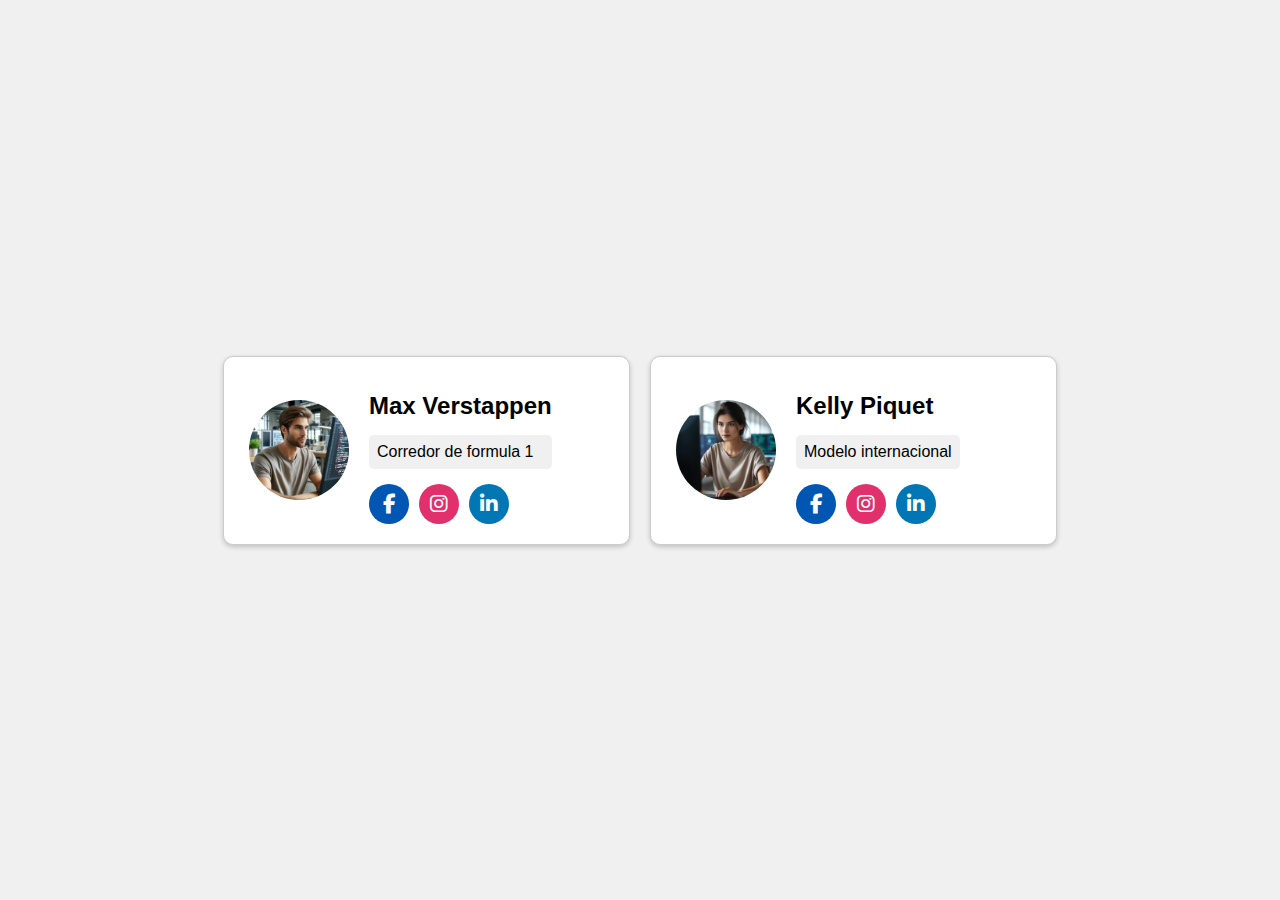
<file: cards_usuarios/index.html>
<!DOCTYPE html>
<html lang="en">
<head>
    <meta charset="UTF-8">
    <meta name="viewport" content="width=device-width, initial-scale=1.0">
    <title>Document</title>
    <link rel="stylesheet" href="css/style.css">
     <link
      rel="stylesheet"
      href="https://cdnjs.cloudflare.com/ajax/libs/font-awesome/6.1.1/css/all.min.css"
    />
</head>
<body>
   <div class="card-container">
     <div class="user-card">
  <img src="img/user_a.webp" alt="Max" class="user-image">
  <div class="user-info">
    <h2>Max Verstappen</h2>
    <p>Corredor de formula 1</p>
    <div class="social-links">
      <a href="#" class="social-icon facebook">
        <i class="fab fa-facebook-f"></i>
      </a>
      <a href="#" class="social-icon instagram">
        <i class="fab fa-instagram"></i>
      </a>
      <a href="#" class="social-icon linkedin">
        <i class="fab fa-linkedin-in"></i>
      </a>
    </div>
  </div>
</div>

          <div class="user-card">
  <img src="img/user_b.webp" alt="Kelly" class="user-image">
  <div class="user-info">
    <h2>Kelly Piquet</h2>
    <p>Modelo internacional</p>
    <div class="social-links">
      <a href="#" class="social-icon facebook">
        <i class="fab fa-facebook-f"></i>
      </a>
      <a href="#" class="social-icon instagram">
        <i class="fab fa-instagram"></i>
      </a>
      <a href="#" class="social-icon linkedin">
        <i class="fab fa-linkedin-in"></i>
      </a>
    </div>
  </div>
</div>
    </div>
   </div>
    
</body>
</html>
</file>
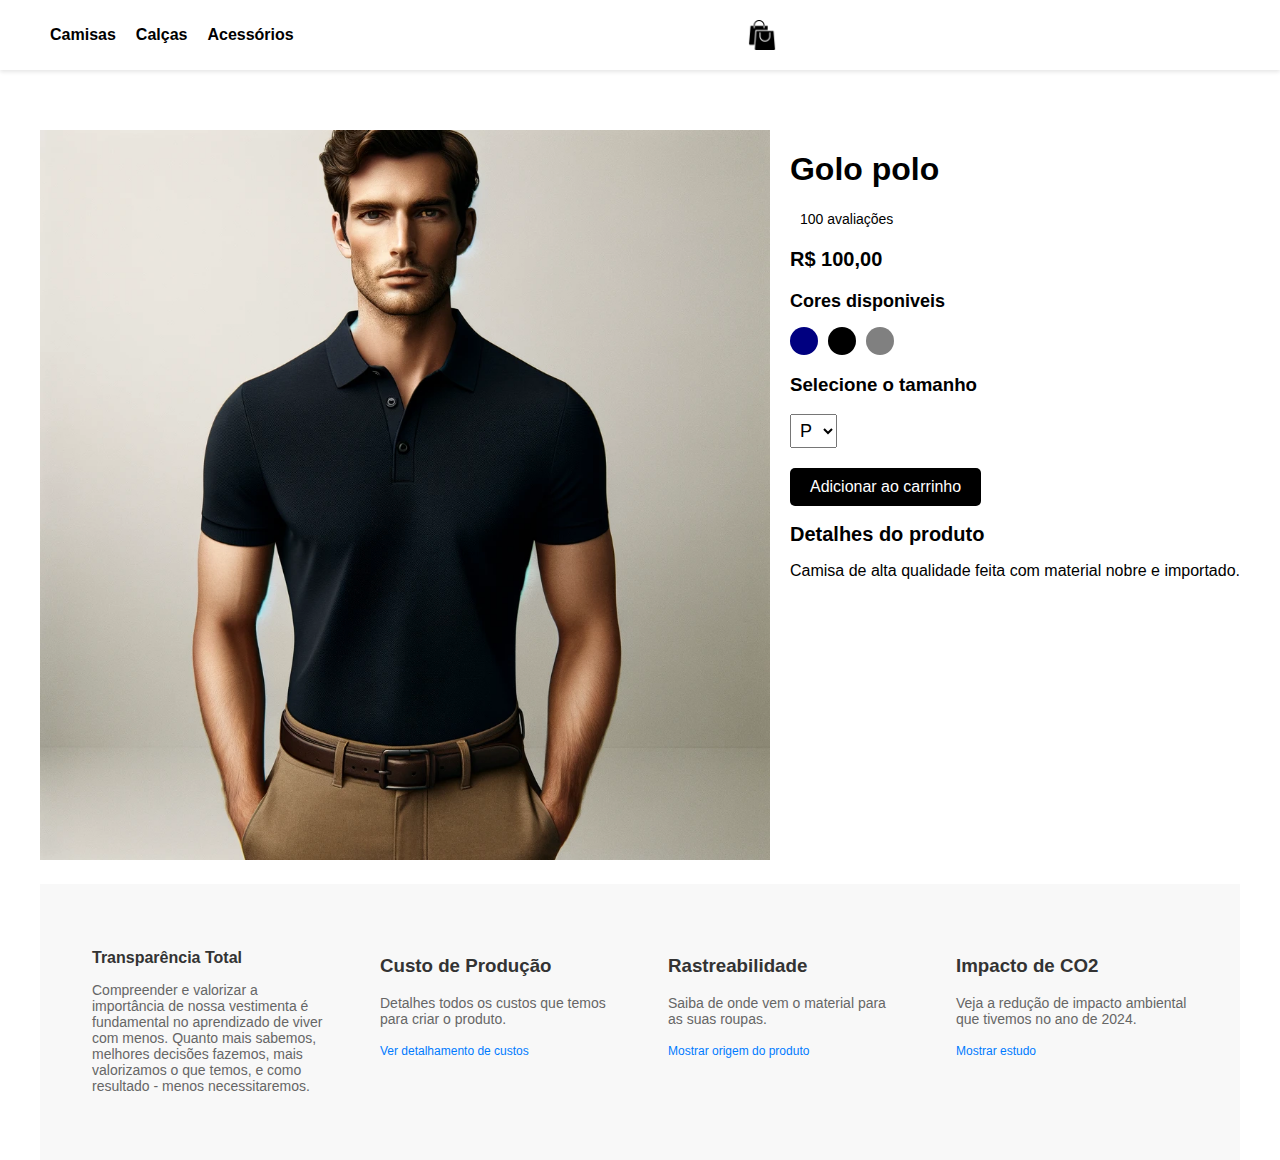
<file: E-commerce/index.html>
<!DOCTYPE html>
<html lang="en">
<head>
    <meta charset="UTF-8">
    <meta name="viewport" content="width=device-width, initial-scale=1.0">
    <title>Pagina de produto</title>
    <link rel="stylesheet" href="css/style.css">
    <link
      rel="stylesheet"
      href="https://cdnjs.cloudflare.com/ajax/libs/font-awesome/6.5.2/css/all.min.css"
      integrity="sha512-SnH5WK+bZxgPHs44uWIX+LLJAJ9/2PkPKZ5QiAj6Ta86w+fsb2TkcmfRyVX3pBnMFcV7oQPJkl9QevSCWr3W6A=="
      crossorigin="anonymous"
      referrerpolicy="no-referrer"
    />
</head>
<body>
    <!-- cabeçalho -->
    <header class="header">
    <div class="nav-container">
        <nav>
            <ul class="nav-links">
                <li><a href="#">Camisas</a></li>
                <li><a href="#">Calças</a></li>
                <li><a href="#">Acessórios</a></li>
            </ul>
        </nav>
        <img id="logo"src="img/logo.png" alt="Nosso logo">
        <div class="header-icons">
            <div class="icon search-icon">
                <i class="fas fa-search"></i>

                <div class="icon search-icon">
                <i class="fas fa-shopping-cart"></i>
            </div>
            </div>
        </div>
    </div>
    </header>
    <!-- detalhes produtos -->
        <div class="product-container">

        <div class="product-img">
            <img src="img/produto.webp" alt="Camisd">
        </div>

        <div class="product-detail">

         <h1 class="product-title">Golo polo</h1>

         <div class="product-meta">
            <div class="product-rating-and-reviews">
                <div class="product-rating">
                    <i class="fas fa-star"></i>
                    <i class="fas fa-star"></i>
                    <i class="fas fa-star"></i>
                    <i class="fas fa-star"></i>
                    <i class="fas fa-star"></i>
                    <span class="reviews-count">100 avaliações</span>
                </div>
            </div>
              <p class="product-price">R$ 100,00</p>

         <div class="product-colors">
            <h3>Cores disponiveis</h3>
            <ul class="color-list">
                <li class="color-option" data-color="Dark navy"></li>
                <li class="color-option" data-color="Black"></li>
                <li class="color-option" data-color="Grey"></li>
            </ul>
         </div>
         <div class="product-sizes">
            <h3>Selecione o tamanho</h3>
            <select name="select" id="size-select">
                <option value="small">P</option>
                <option value="medium">M</option>
                <option value="large">G</option>
            </select>
         </div>
         <button class="add-to-cart-btn">Adicionar ao carrinho</button>
         </div>
       
         <div class="product-description">
          <h2>Detalhes do produto</h2>
          <p>Camisa de alta qualidade feita com material nobre e importado.</p>
         </div>
        </div>
        </div>
    <!-- Parte inferior produto -->
    <div class="transparency-section">
      <div class="transparency-box">
        <h2>Transparência Total</h2>
        <p>
          Compreender e valorizar a importância de nossa vestimenta é
          fundamental no aprendizado de viver com menos. Quanto mais sabemos,
          melhores decisões fazemos, mais valorizamos o que temos, e como
          resultado - menos necessitaremos.
        </p>
      </div>
      <div class="transparency-box">
        <h3>Custo de Produção</h3>
        <p>Detalhes todos os custos que temos para criar o produto.</p>
        <a href="#">Ver detalhamento de custos</a>
      </div>
      <div class="transparency-box">
        <h3>Rastreabilidade</h3>
        <p>Saiba de onde vem o material para as suas roupas.</p>
        <a href="#">Mostrar origem do produto</a>
      </div>
      <div class="transparency-box">
        <h3>Impacto de CO2</h3>
        <p>Veja a redução de impacto ambiental que tivemos no ano de 2024.</p>
        <a href="#">Mostrar estudo</a>
      </div>
    </div>
</body>
</html>
</file>
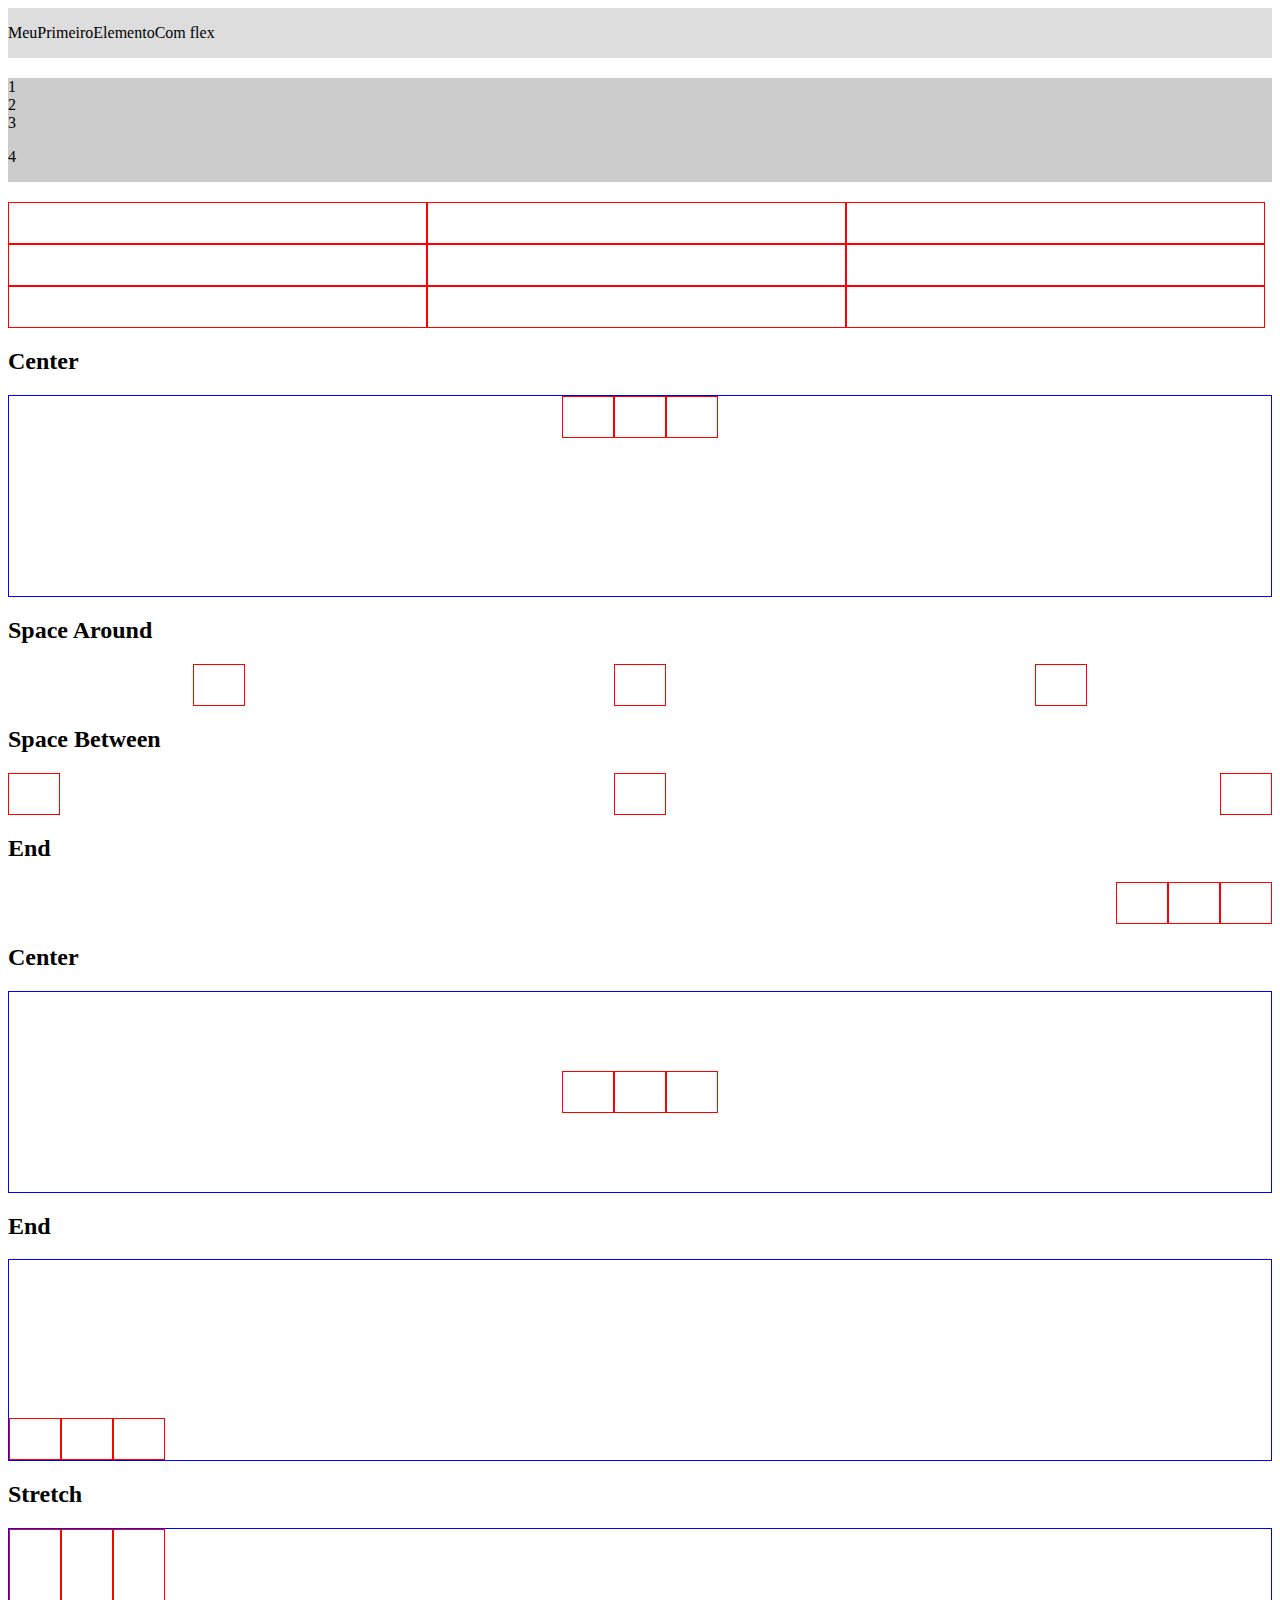
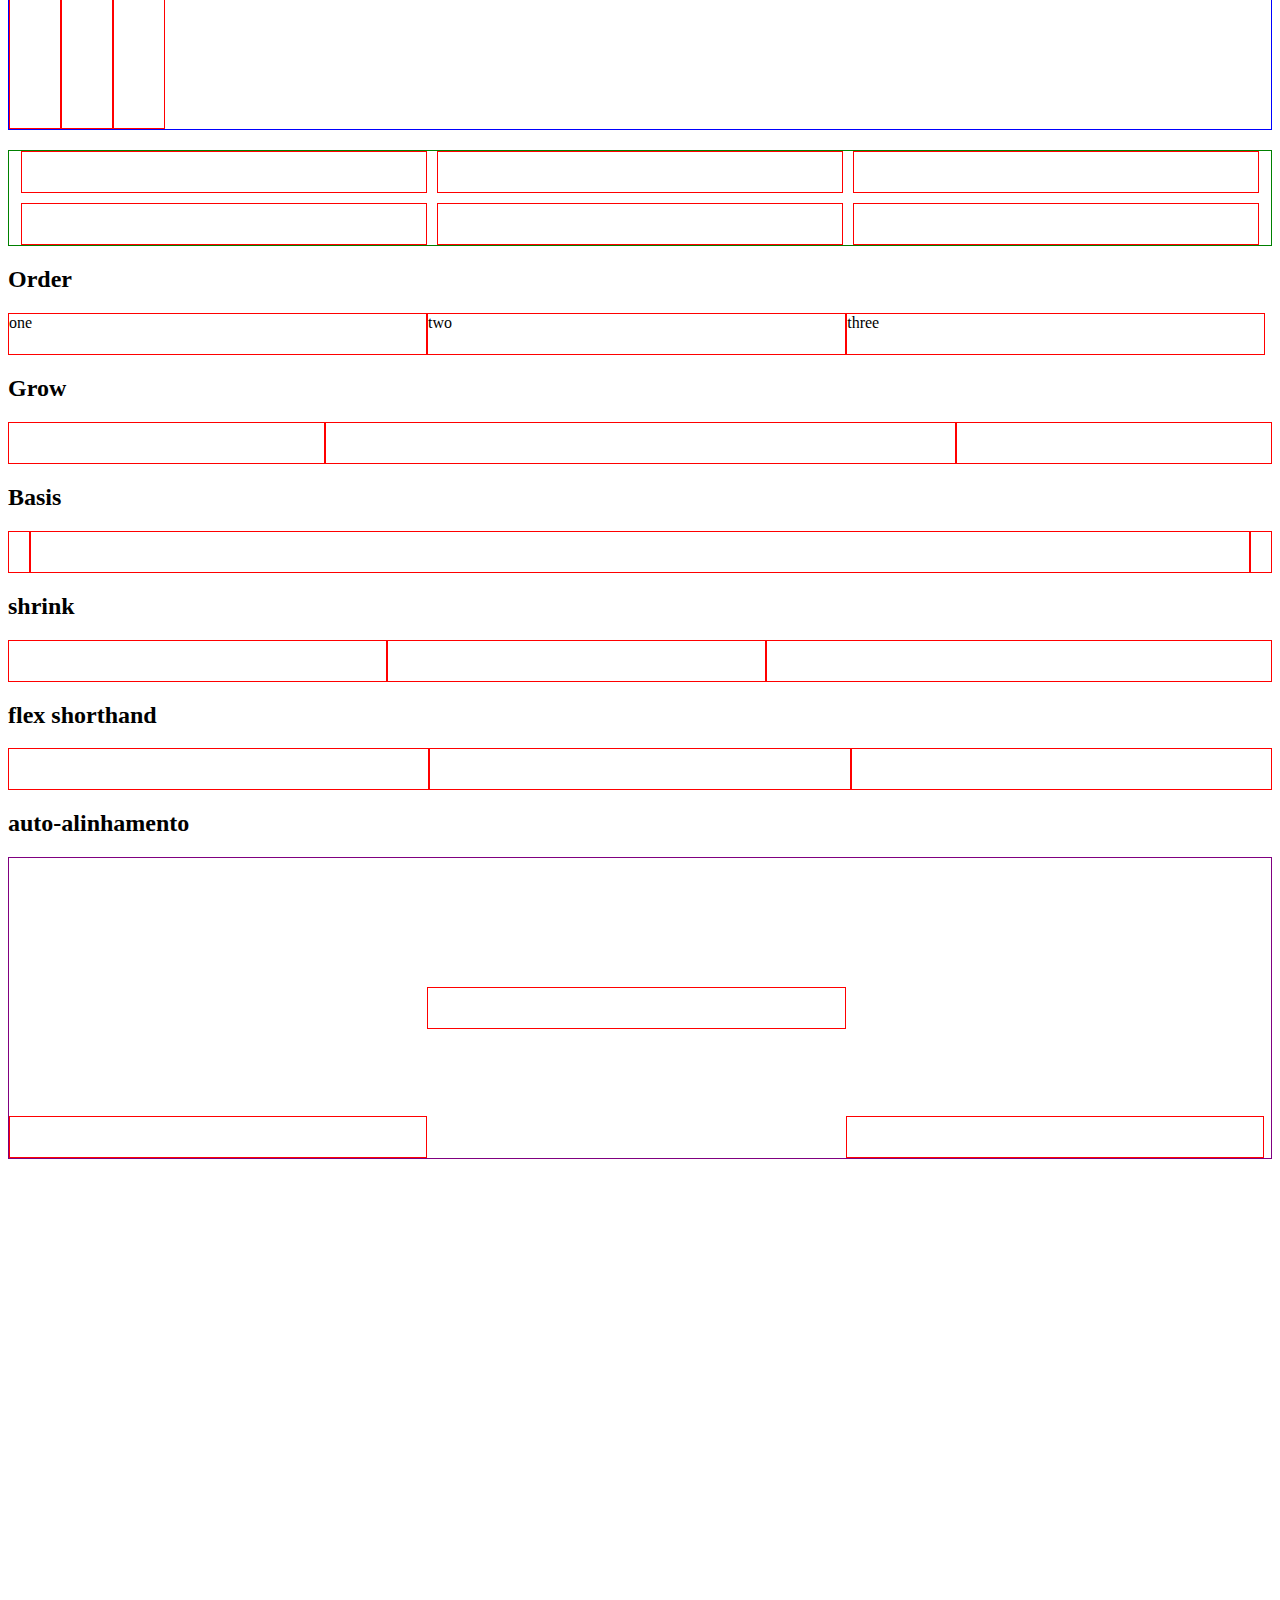
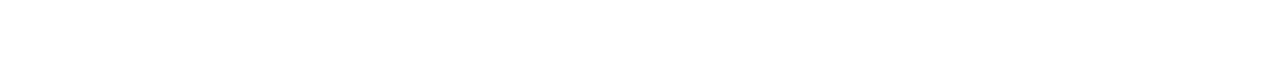
<file: Flexbox/index.html>
<!DOCTYPE html>
<html lang="en">
  <head>
    <meta charset="UTF-8" />
    <meta http-equiv="X-UA-Compatible" content="IE=edge" />
    <meta name="viewport" content="width=device-width, initial-scale=1.0" />
    <title>Flexbox</title>
    <link rel="stylesheet" href="css/style.css">
  </head>
  <body>
    <!-- 1 - flex -->
    <div class="flex">
      <p>Meu</p>
      <p>Primeiro</p>
      <p>Elemento</p>
      <p>Com flex</p>
    </div>
    <!-- 2 - column -->
    <div class="flex-column">
      <span>1</span>
      <span>2</span>
      <span>3</span>
      <p>4</p>
    </div>

    <!-- 3 - wrap -->
    <div class="wrap">
      <div class="box"></div>
      <div class="box"></div>
      <div class="box"></div>
      <div class="box"></div>
      <div class="box"></div>
      <div class="box"></div>
      <div class="box"></div>
      <div class="box"></div>
      <div class="box"></div>
    </div>

    <!-- 4 - justify content -->
    <h2>Center</h2>
    <div class="center">
      <div class="box"></div>
      <div class="box"></div>
      <div class="box"></div>
    </div>

    <h2>Space Around</h2>
    <div class="space-around">
      <div class="box"></div>
      <div class="box"></div>
      <div class="box"></div>
    </div>

    <h2>Space Between</h2>
    <div class="space-between">
      <div class="box"></div>
      <div class="box"></div>
      <div class="box"></div>
    </div>

    <h2>End</h2>
    <div class="end">
      <div class="box"></div>
      <div class="box"></div>
      <div class="box"></div>
    </div>

    <!-- 5 - align items -->
    <h2>Center</h2>
    <div class="align-center">
      <div class="box"></div>
      <div class="box"></div>
      <div class="box"></div>
    </div>

    <h2>End</h2>
    <div class="flex-end">
      <div class="box"></div>
      <div class="box"></div>
      <div class="box"></div>
    </div>

    <h2>Stretch</h2>
    <div class="stretch">
      <div class="box"></div>
      <div class="box"></div>
      <div class="box"></div>
    </div>

    <!-- 6 Gap -->
   <div class="gap">
    <div class="box"></div>
    <div class="box"></div>
    <div class="box"></div>
    <div class="box"></div>
    <div class="box"></div>
    <div class="box"></div>
     </div>

     <!-- 7 order -->
      <h2>Order</h2>
      <div class="order">
        <div class="box" id="three">three</div>
        <div class="box" id="one">one</div>
        <div class="box" id="two">two</div>
      </div>

      <!-- 8 grow -->
       <h2>Grow</h2>
       <div class="grow">
        <div class="box"></div>
        <div class="box big"></div>
        <div class="box"></div>
       </div>

       <!-- 9 Basis -->
        <h2>Basis</h2>
        <div class="basis">
          <div class="box"></div>
          <div class="box" id="big"></div>
          <div class="box"></div>
        </div>

        <!-- 10 shrink -->
         <h2>shrink</h2>
          <div class="shrink">
          <div class="box"></div>
          <div class="box small"></div>
          <div class="box big"></div>
        </div>

        <!-- 11 flex-shorthand -->
          <h2>flex shorthand</h2>
          <div class="shorthand">
          <div class="box"></div>
          <div class="box different"></div>
          <div class="box"></div>
        </div>

        <!-- 12 auto-alinhamento -->
           <h2>auto-alinhamento</h2>
          <div class="auto-aling">
          <div class="box"></div>
          <div class="box different"></div>
          <div class="box"></div>
        </div>
    </body>
</html>
</file>
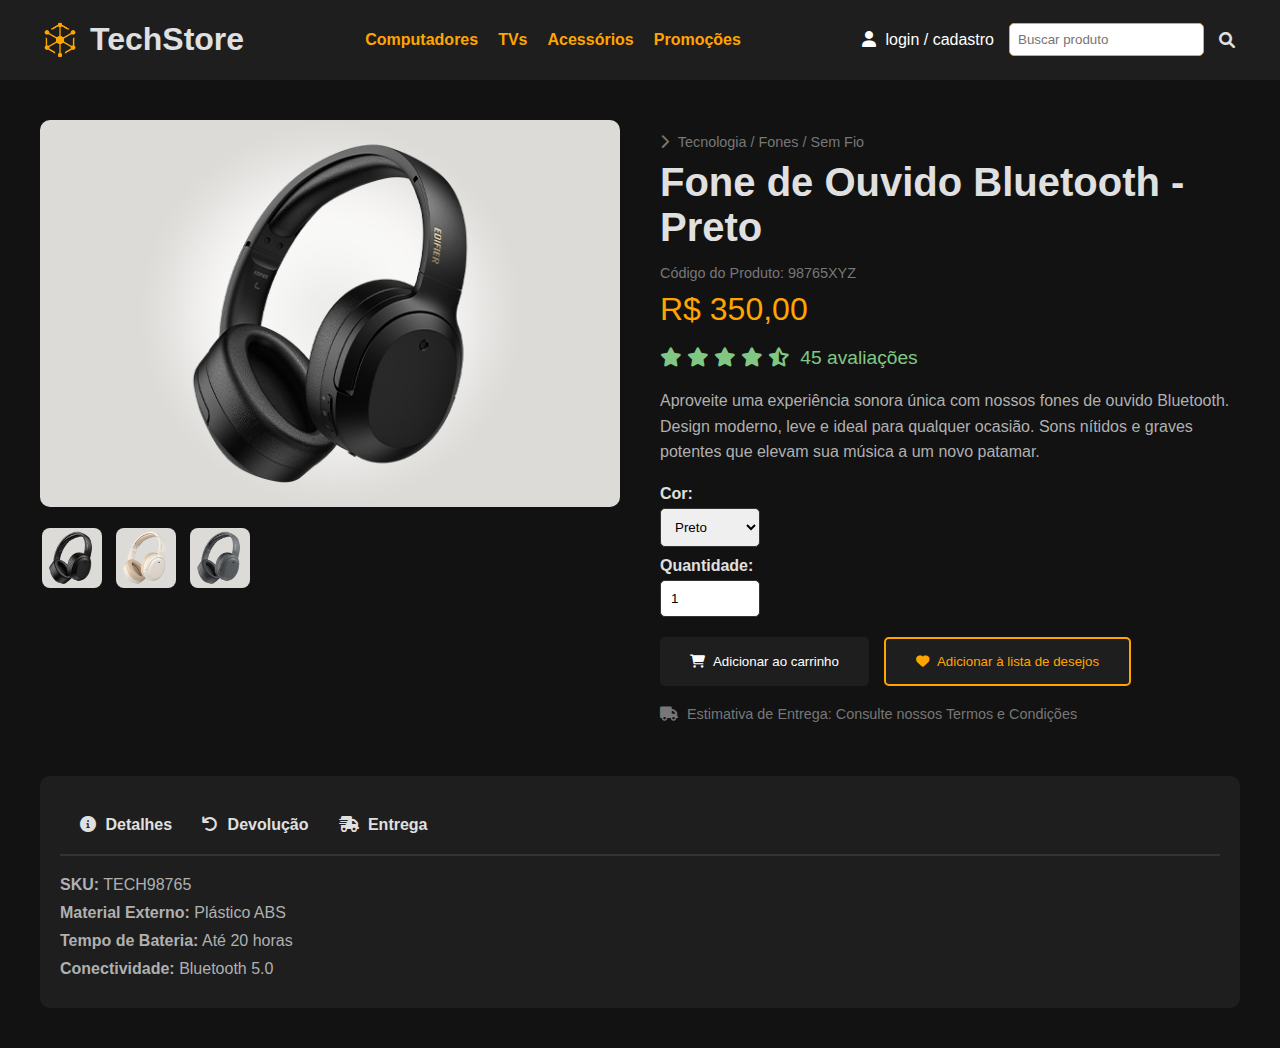
<file: Fone bluethooth/index.html>
<!DOCTYPE html>
<html lang="pt-br">
  <head>
    <meta charset="UTF-8" />
    <meta name="viewport" content="width=device-width, initial-scale=1.0" />
    <title>TechStore - Fone de Ouvido Bluetooth</title>
    <link rel="stylesheet" href="css/style.css" />
    <link
      rel="stylesheet"
      href="https://cdnjs.cloudflare.com/ajax/libs/font-awesome/6.0.0-beta3/css/all.min.css"
    />
  </head>
  <body>
    <header>
      <div class="top-bar">
        <div class="logo">
          <img src="img/logo.png" alt="Logo Hora de Codar" />
          <h1>TechStore</h1>
        </div>
        <nav class="nav">
          <a href="#">Computadores</a>
          <a href="#">TVs</a>
          <a href="#">Acessórios</a>
          <a href="#">Promoções</a>
        </nav>
        <div class="user-options">
          <a href="#"><i class="fas fa-user"></i> login / cadastro</a>
          <input type="text" placeholder="Buscar produto" />
          <i class="fas fa-search"></i>
        </div>
      </div>
    </header>
    <main class="container">
      <div class="product-details">
        <div class="product-gallery">
          <img src="img/fone_destaque.png" alt="Fone de Ouvido Bluetooth" />
          <div class="gallery-thumbnails">
            <img src="img/fone1.png" alt="Fone de Ouvido - Detalhe 1" />
            <img src="img/fone2.png" alt="Fone de Ouvido - Detalhe 2" />
            <img src="img/fone3.png" alt="Fone de Ouvido - Detalhe 3" />
          </div>
        </div>
        <div class="product-info">
          <p class="product-path">
            <i class="fas fa-chevron-right"></i> Tecnologia / Fones / Sem Fio
          </p>
          <h2>Fone de Ouvido Bluetooth - Preto</h2>
          <p class="product-code">Código do Produto: 98765XYZ</p>
          <p class="price">R$ 350,00</p>
          <p class="rating">
            <i class="fas fa-star"></i><i class="fas fa-star"></i
            ><i class="fas fa-star"></i><i class="fas fa-star"></i
            ><i class="fas fa-star-half-alt"></i> 45 avaliações
          </p>
          <p class="product-description">
            Aproveite uma experiência sonora única com nossos fones de ouvido
            Bluetooth. Design moderno, leve e ideal para qualquer ocasião. Sons
            nítidos e graves potentes que elevam sua música a um novo patamar.
          </p>
          <div class="product-options">
            <label for="color">Cor:</label>
            <select id="color">
              <option>Preto</option>
              <option>Branco</option>
              <option>Azul</option>
            </select>
            <label for="quantity">Quantidade:</label>
            <input type="number" id="quantity" value="1" />
          </div>
          <div class="buttons">
            <button class="add-to-cart">
              <i class="fas fa-shopping-cart"></i> Adicionar ao carrinho
            </button>
            <button class="add-to-wishlist">
              <i class="fas fa-heart"></i> Adicionar à lista de desejos
            </button>
          </div>
          <p class="delivery">
            <i class="fas fa-truck"></i> Estimativa de Entrega: Consulte nossos
            Termos e Condições
          </p>
        </div>
      </div>
      <div class="product-specs">
        <ul class="tabs">
          <li><i class="fas fa-info-circle"></i> Detalhes</li>
          <li><i class="fas fa-undo"></i> Devolução</li>
          <li><i class="fas fa-shipping-fast"></i> Entrega</li>
        </ul>
        <div class="specs-content">
          <div>
            <p><strong>SKU:</strong> TECH98765</p>
            <p><strong>Material Externo:</strong> Plástico ABS</p>
            <p><strong>Tempo de Bateria:</strong> Até 20 horas</p>
            <p><strong>Conectividade:</strong> Bluetooth 5.0</p>
          </div>
        </div>
      </div>
    </main>
  </body>
</html>
</file>
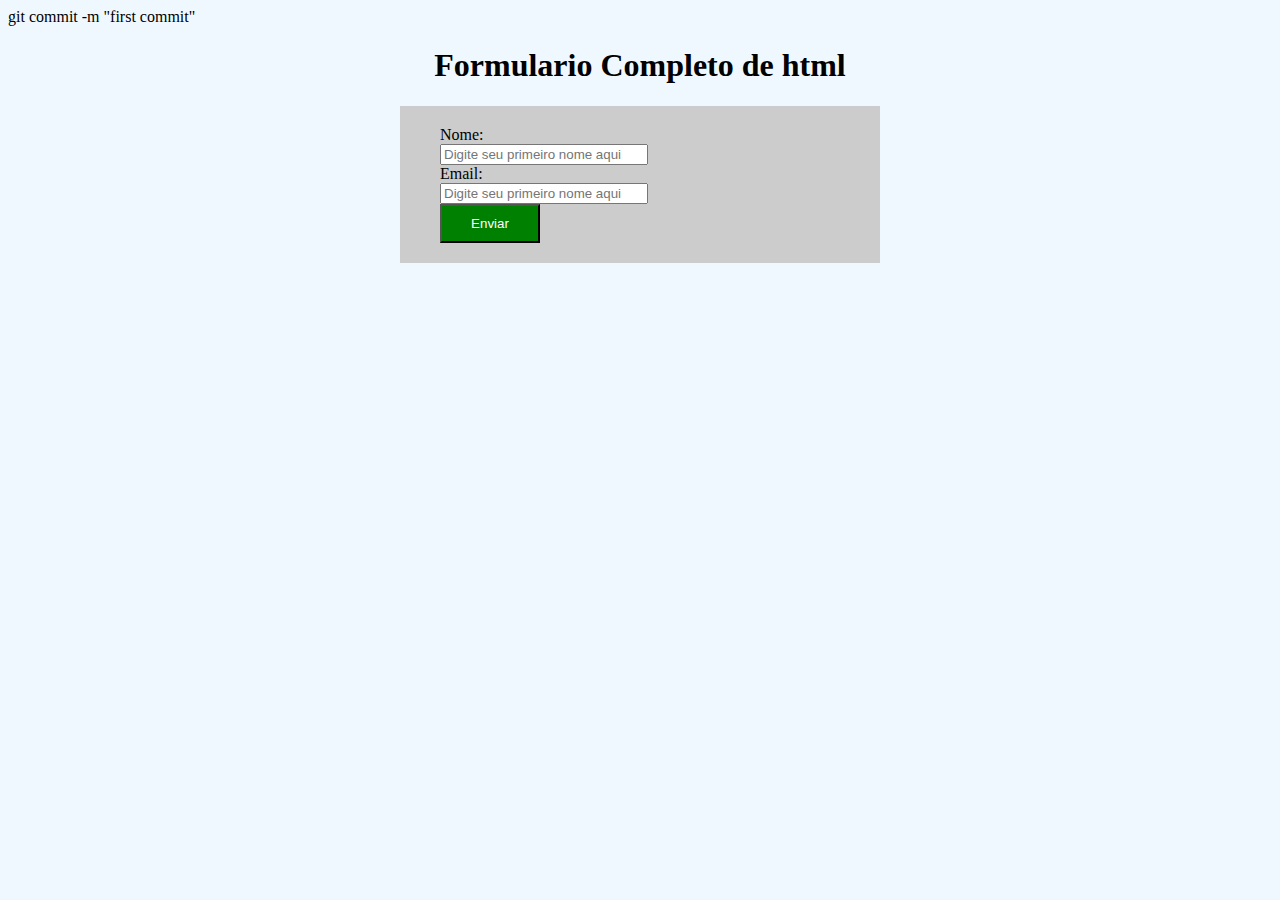
<file: form/index.html>
<!DOCTYPE html>
<html lang="en">
<head>
    <meta charset="UTF-8">
    <meta name="viewport" content="width=device-width, initial-scale=1.0">
    <title>Document</title>
    <link rel="stylesheet" href="css/style.css">git commit -m "first commit"
</head>
<body>
    <h1>Formulario Completo de html</h1>

    <!-- Criar o formulario -->
     <!-- action => para onde os dados vão -->
      <!-- method => como o form vai ser enviado -->
       <form action="/registro" method="post">
        <!-- inputs = entrada -->
         <label for="Nome:">Nome:</label>
         <input type="text" placeholder="Digite seu primeiro nome aqui" style="width: 200px;">

         <label for="Email:">Email:</label>
         <input type="Email" name="Email" placeholder="Digite seu primeiro nome aqui" style="width: 200px;">

         <!-- Botão de ação = submit -->
         <div>
             <button type="submit">Enviar</button>
            </div>
       </form>
</body>
</html>
</file>
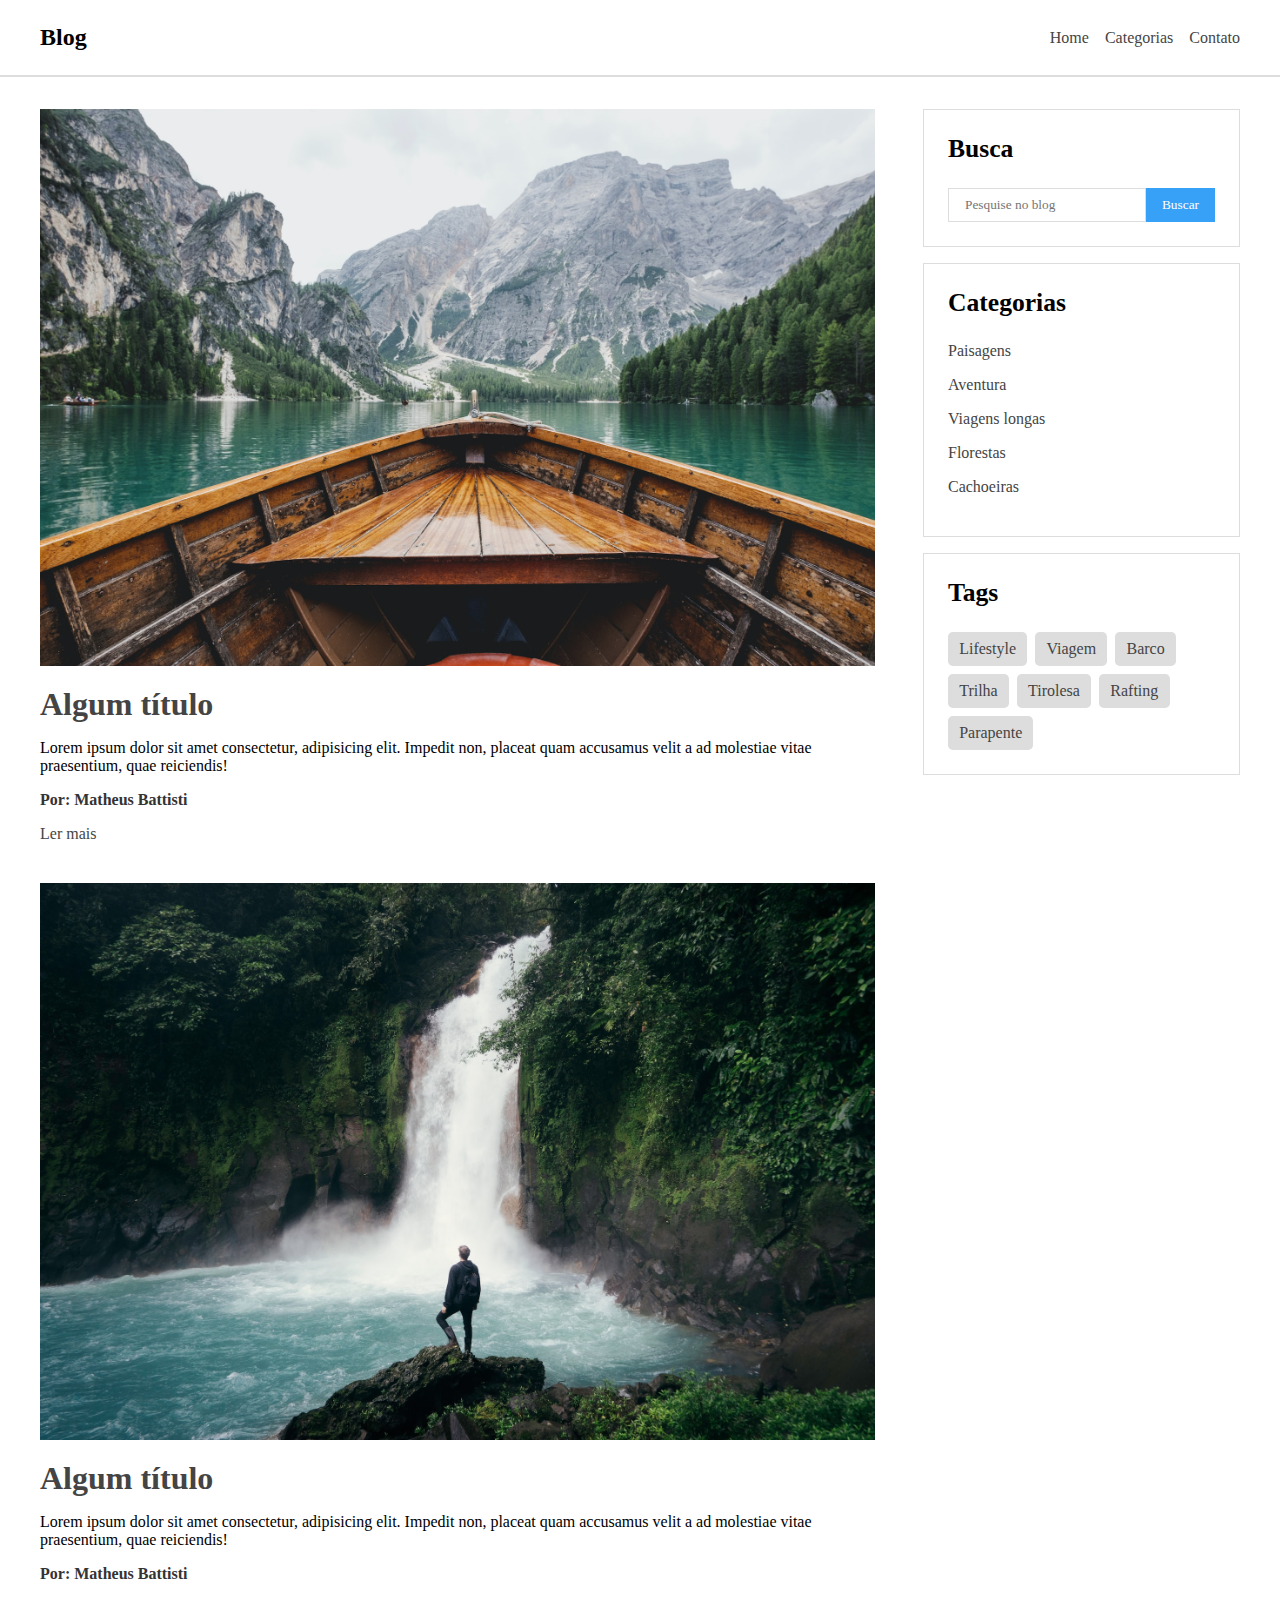
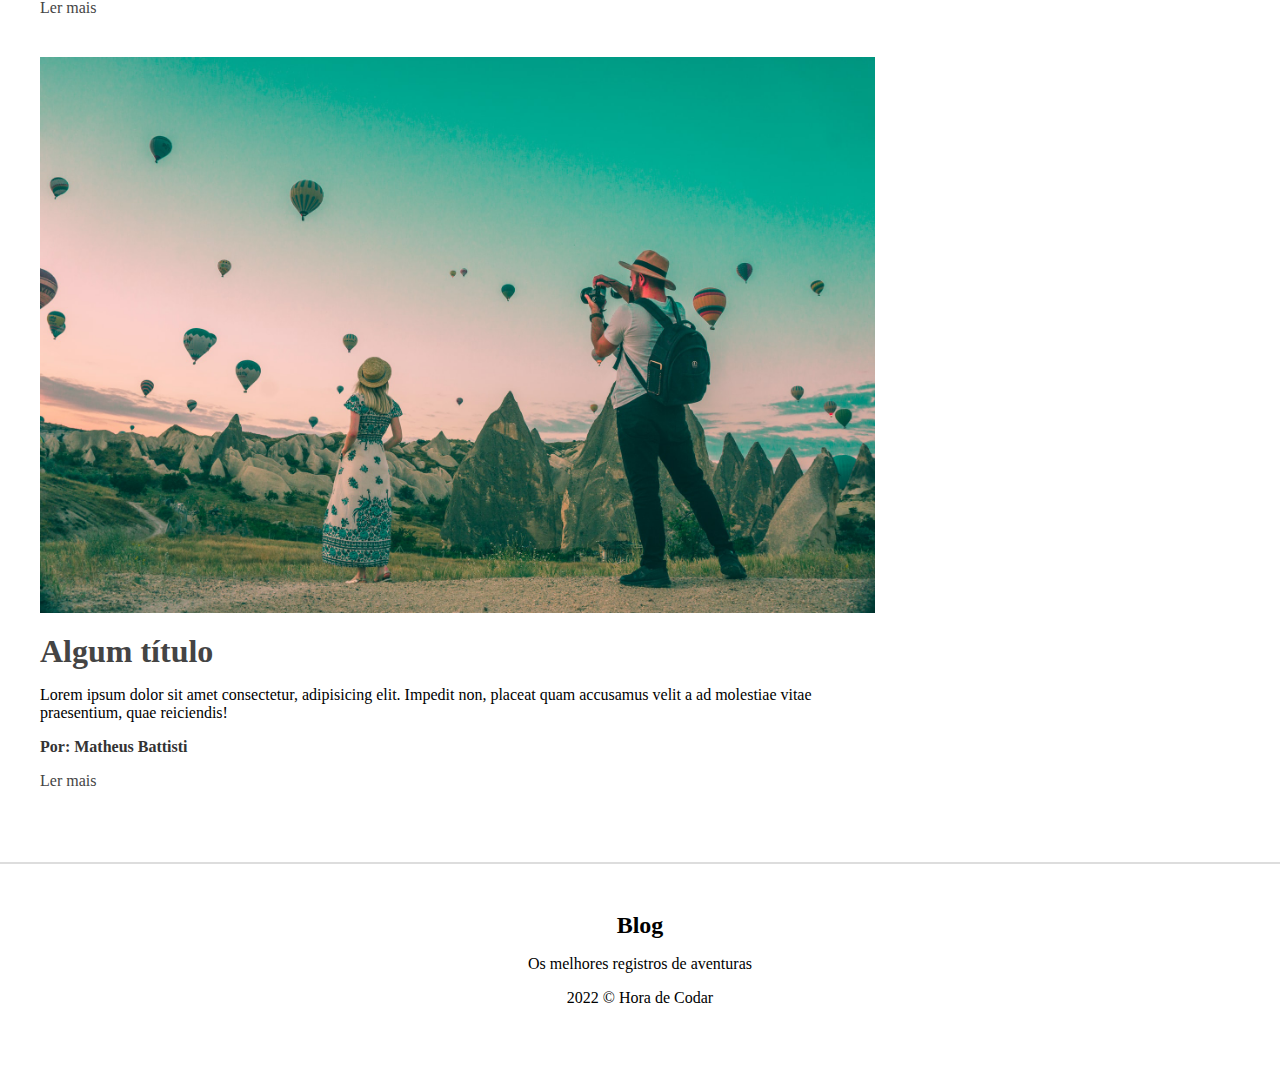
<file: HTML-semantico/index.html>
<!DOCTYPE html>
<html lang="en">
  <head>
    <meta charset="UTF-8" />
    <meta http-equiv="X-UA-Compatible" content="IE=edge" />
    <meta name="viewport" content="width=device-width, initial-scale=1.0" />
    <title>Blog Semântico</title>
   <link rel="stylesheet" href="css/style.css">
  </head>
  <body>
    <nav id="navbar">
      <div id="navbar-inner">
        <h2>Blog</h2>
        <ul id="nav-links">
          <li><a href="#">Home</a></li>
          <li><a href="#">Categorias</a></li>
          <li><a href="#">Contato</a></li>
        </ul>
      </div>
    </nav>
    <div class="container">
      <main id="posts-container">
        <article class="post">
          <img src="img/f1.jpg" alt="Passeio de barco" />
          <h3 class="title"><a href="#">Algum título</a></h3>
          <p class="description">
            Lorem ipsum dolor sit amet consectetur, adipisicing elit. Impedit
            non, placeat quam accusamus velit a ad molestiae vitae praesentium,
            quae reiciendis!
          </p>
          <p class="author">Por: Matheus Battisti</p>
          <a href="#">Ler mais</a>
        </article>
        <article class="post">
          <img src="img/f2.jpg" alt="Cachoeira" />
          <h3 class="title"><a href="#">Algum título</a></h3>
          <p class="description">
            Lorem ipsum dolor sit amet consectetur, adipisicing elit. Impedit
            non, placeat quam accusamus velit a ad molestiae vitae praesentium,
            quae reiciendis!
          </p>
          <p class="author">Por: Matheus Battisti</p>
          <a href="#">Ler mais</a>
        </article>
        <article class="post">
          <img src="img/f3.jpg" alt="Balões" />
          <h3 class="title"><a href="#">Algum título</a></h3>
          <p class="description">
            Lorem ipsum dolor sit amet consectetur, adipisicing elit. Impedit
            non, placeat quam accusamus velit a ad molestiae vitae praesentium,
            quae reiciendis!
          </p>
          <p class="author">Por: Matheus Battisti</p>
          <a href="#">Ler mais</a>
        </article>
      </main>
      <aside id="sidebar">
        <section id="search-bar">
          <h4>Busca</h4>
          <form>
            <input type="text" placeholder="Pesquise no blog" />
            <input type="submit" value="Buscar" />
          </form>
        </section>
        <section id="categories">
          <h4>Categorias</h4>
          <nav>
            <ul>
              <li><a href="#">Paisagens</a></li>
              <li><a href="#">Aventura</a></li>
              <li><a href="#">Viagens longas</a></li>
              <li><a href="#">Florestas</a></li>
              <li><a href="#">Cachoeiras</a></li>
            </ul>
          </nav>
        </section>
        <section id="tags">
          <h4>Tags</h4>
          <div id="tags-container">
            <a href="#">Lifestyle</a>
            <a href="#">Viagem</a>
            <a href="#">Barco</a>
            <a href="#">Trilha</a>
            <a href="#">Tirolesa</a>
            <a href="#">Rafting</a>
            <a href="#">Parapente</a>
          </div>
        </section>
      </aside>
    </div>
    <footer id="footer">
      <h2>Blog</h2>
      <p>Os melhores registros de aventuras</p>
      <p>2022 © Hora de Codar</p>
    </footer>
  </body>
</html>
</file>
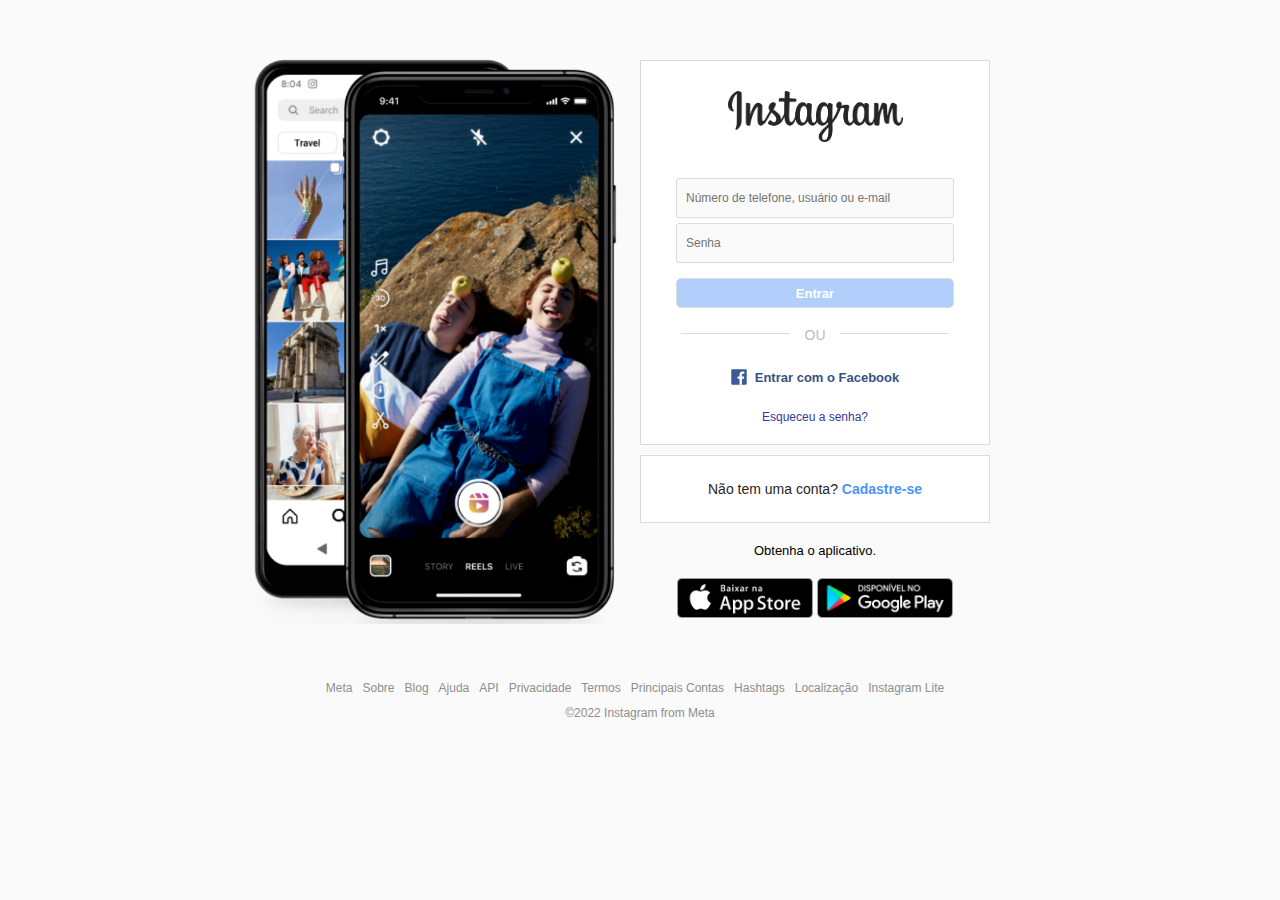
<file: Instagram/index.html>
<!DOCTYPE html>
<html lang="en">
  <head>
    <meta charset="UTF-8" />
    <meta http-equiv="X-UA-Compatible" content="IE=edge" />
    <meta name="viewport" content="width=device-width, initial-scale=1.0" />
    <title>Instagram</title>
    <link rel="stylesheet" href="css/style.css" />
    <link rel="shortcut icon" href="img/favicon.png.crdownloadgit branch -M main" type="image/x-icon">
  </head>
  <body>
    <main>
      <div id="main-container">
        <!-- Banner Container -->
        <div id="banner-container">
          <img src="img/banner2.png.crdownload" alt="Crie uma conta no Instagram" />
        </div>
        <!-- Login e Registro -->
        <div id="form-container">
          <div id="form-box">
            <img id="logo-insta" src="img/logo_instagram.png.crdownload" alt="Instagram" />
            <form id="login-form">
              <input
                type="text"
                name="username"
                placeholder="Número de telefone, usuário ou e-mail"
              />
              <input type="password" name="password" placeholder="Senha" />
              <input type="submit" value="Entrar" />
            </form>
            <div class="separator">
              <div class="line"></div>
              <span>Ou</span>
            </div>
            <div id="other-links">
              <div id="facebook-login">
                <a href="#">
                  <img src="img/logo_facebook.svg" alt="Facebook Login" />
                  <span>Entrar com o Facebook</span>
                </a>
              </div>
              <div id="forgot-pass">
                <a href="#">Esqueceu a senha?</a>
              </div>
            </div>
          </div>
          <div id="register-container">
            <p>Não tem uma conta? <a href="#">Cadastre-se</a></p>
          </div>

          <div id="get-app-container">
            <p>Obtenha o aplicativo.</p>
            <a href="#">
              <img src="img/apple_btn.png.crdownload" alt="Apple Store" />
            </a>
            <a href="#">
              <img src="img/gplay_btn.png.crdownload" alt="Google Play" />
            </a>
          </div>

        </div>
      </div>
    </main>
    <footer>
      <nav>
        <ul id="footer-links">
          <li><a href="#">Meta</a></li>
          <li><a href="#">Sobre</a></li>
          <li><a href="#">Blog</a></li>
          <li><a href="#">Ajuda</a></li>
          <li><a href="#">API</a></li>
          <li><a href="#">Privacidade</a></li>
          <li><a href="#">Termos</a></li>
          <li><a href="#">Principais Contas</a></li>
          <li><a href="#">Hashtags</a></li>
          <li><a href="#">Localização</a></li>
          <li><a href="#">Instagram Lite</a></li>
        </ul>
      </nav>
      <p id="copyright">&copy;2022 Instagram from Meta</p>
    </footer>
  </body>
</html>
</file>
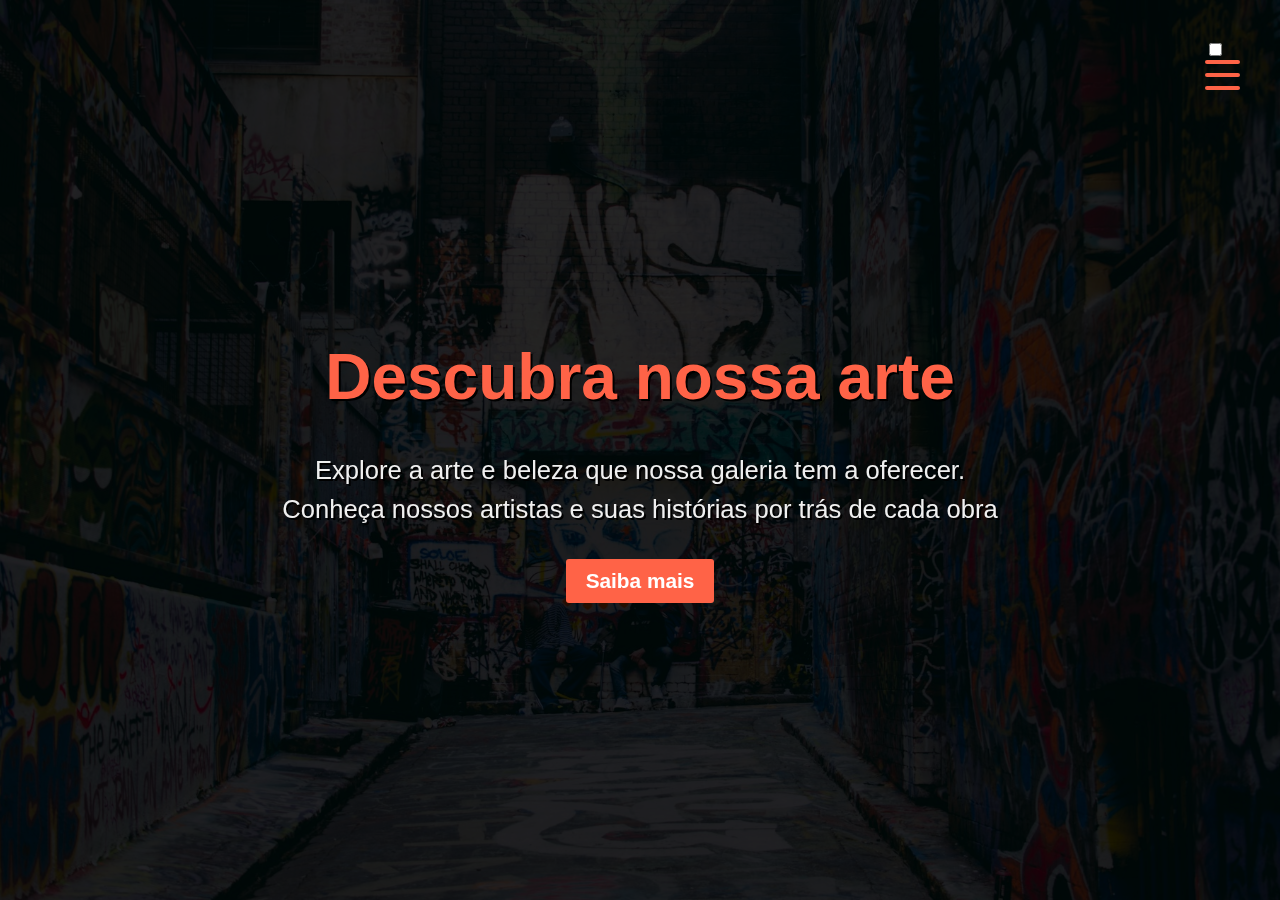
<file: Menu_Hamburgue/index.html>
<!DOCTYPE html>
<html lang="en">
<head>
    <meta charset="UTF-8">
    <meta name="viewport" content="width=device-width, initial-scale=1.0">
    <title>Menu hamburguer</title>
    <link rel="stylesheet" href="css/style.css">
</head>
<body>
   <div class="background">

    <div class="background-overlay">

    </div>
   </div>
    <div class="menu-hamburguer">
        <input type="checkbox" id="menu-toglle">
        <label for="menu-toglle" class="menu-icon">
            <div class="linha"></div>
            <div class="linha"></div>
            <div class="linha"></div>
        </label>
         <div class="overlay">
        <nav class="menu">
            <ul>
                <li>
                    <a href="#">Inicio</a>
                </li>
                 <li>
                    <a href="#">Galeria</a>
                </li>
                 <li>
                    <a href="#">Equipe</a>
                     <li>
                    <a href="#">Contato</a>
                </li>
                </li>
            </ul>
        </nav>
    </div>
    </div>
   
    <div class="conteudo">
        <h1>Descubra nossa arte</h1>
        <p>Explore a arte e beleza que nossa galeria tem a oferecer.</p>
        <p>Conheça nossos artistas e suas histórias por trás de cada obra</p>
        <button class="leia-mais">Saiba mais</button>
    </div>
</body>
</html>
</file>
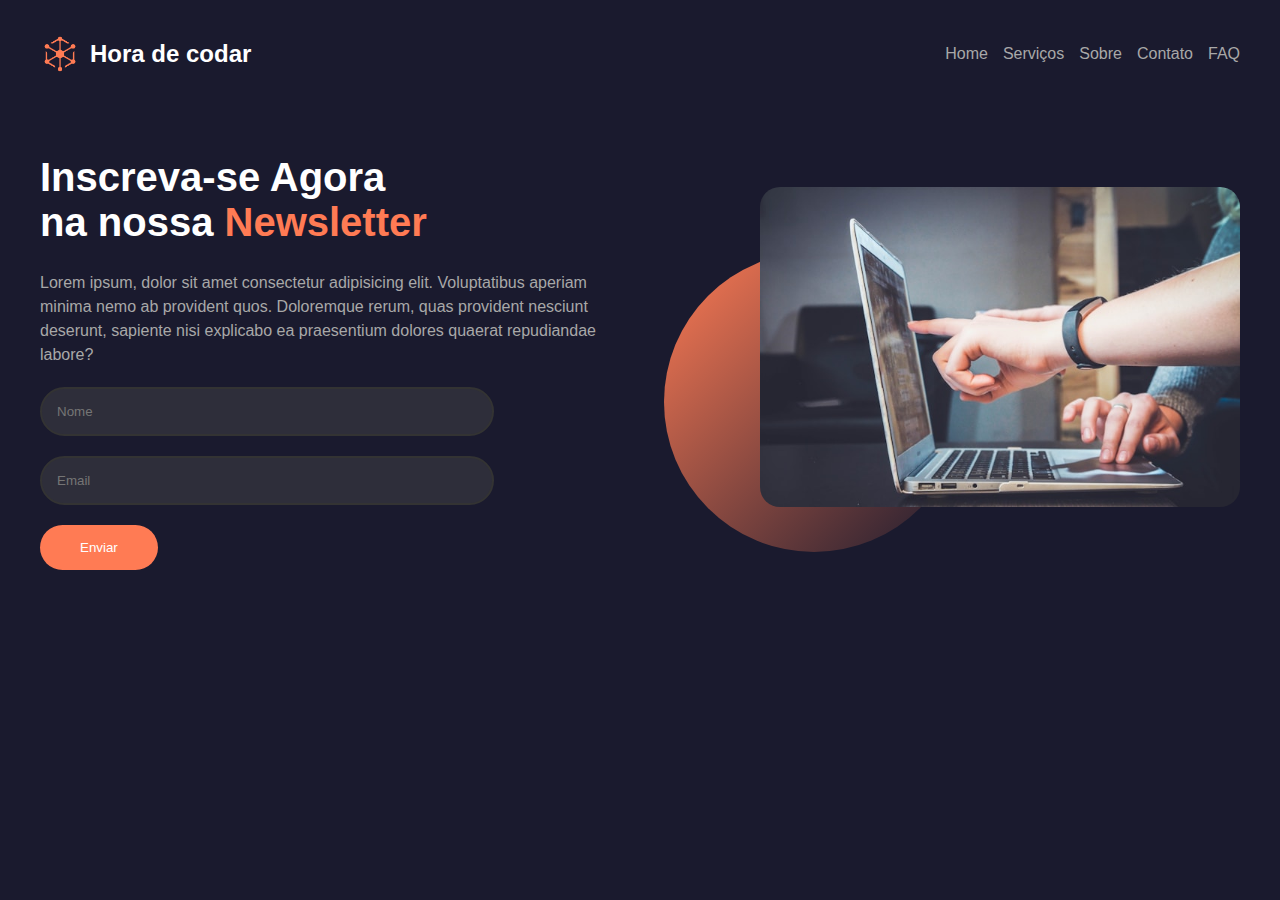
<file: pagina de inscrição/css/index.html>
<!DOCTYPE html>
<html lang="en">
  <head>
    <meta charset="UTF-8" />
    <meta name="viewport" content="width=device-width, initial-scale=1.0" />
    <title>Pagina de inscrição</title>
    <link rel="stylesheet" href="css/style.css" />
  </head>
  <body>
    <header class="container">
      <div class="logo">
        <img src="img/logo.png" alt="Logo Hora de codar" />
        <h2>Hora de codar</h2>
      </div>
      <nav class="nav">
        <a href="#">Home</a>
        <a href="#">Serviços</a>
        <a href="#">Sobre</a>
        <a href="#">Contato</a>
        <a href="#">FAQ</a>
      </nav>
    </header>
    <main class="container">
      <div class="content">
        <h1>Inscreva-se Agora <br />na nossa <span>Newsletter</span></h1>
        <p>
          Lorem ipsum, dolor sit amet consectetur adipisicing elit. Voluptatibus
          aperiam minima nemo ab provident quos. Doloremque rerum, quas
          provident nesciunt deserunt, sapiente nisi explicabo ea praesentium
          dolores quaerat repudiandae labore?
        </p>
        <form>
            <div class="form-group">
                <input type="text" placeholder="Nome">
            </div>
            <div class="form-group">
                <input type="email" placeholder="Email">
            </div>
             <div class="form-group">
               <button type="submit">Enviar</button>
            </div>
        </form>
      </div>
      <div class="imagem-container">
          <div class="ellipse"></div>
          <img src="img/banner.jpg" alt="Banner user digitando">
      </div>
    </main>
  </body>
</html>
</file>
<file: cards_usuarios/css/style.css>
body,
html{
    background-color: #f0f0f0;
    height: 100%;
    margin: 0;
    display: flex;
    /* centralizado hor */
    justify-content: center;
    /* centralizado ver */
    align-items: center;
    font-family: helvetica;
}
.card-container{
    display: flex;
    justify-content: center;
  gap:20px
}
.user-card{
 display: flex;
 align-items: center;
 background-color: white;
 border: 1px solid #ccc;
 border-radius: 10px;
 box-shadow: 0 2px 5px rgba(0, 0, 0, 0.2 );
 padding: 10px 25px ;
min-width: 355px;
}
.user-image{
    width: 100px;
    height: 100px;
    border-radius: 50%;
    margin-right: 10px;
}
.user-info{
    padding: 10px;
}
.user-info p,
.user-info h2{
 margin: 15px 0;
}
.user-info p{
    background-color: #f0f0f0;
    padding: 8px;
    border-radius: 5px;
}
.social-links{
    display: flex;
    gap: 10px;
}
.social-icon{
    display: flex;
    align-items: center;
    justify-content: center;
    height: 40px;
    width: 40px;
    background-color: rgb(4, 8, 231);
    color: #fff;
    text-decoration: none;
    font-size: 20px;
    border-radius: 50%;
    transition: 0.4s;
}
.social-icon:hover{
    cursor: pointer;
    opacity: 0.7;
}
.facebook{
    background-color: #0056b3;
}
.instagram{
    background-color: #e1306c;
}
.linkedin{
    background-color: #0076b5;
}
</file>
<file: E-commerce/css/style.css>
body{
    margin: 0;
    font-family: helvetica;
}
 
/* cabeçalho */
.header{
    padding: 10px 50px;
    background-color: #fff;
    box-shadow: 0 2px 4px rgba(0,0,0, 0.1);
    margin-bottom: 40px;
}
.nav-container{
    max-width: 1200px;
    margin: 0 auto;
    display: flex;
    justify-content: space-between;
    align-items: center;
    padding: 10px 0;
}

.nav-links{
    list-style: none;
    display: flex;
    gap:20px;
    margin: 0;
    padding: 0;
}
.nav-links a{
    text-decoration: none;
    color: black;
    font-weight: bold;
    transition: 0.4s;
}
.nav-links a:hover,
.header-icons i:hover{
color: #ccc;
}
#logo{
    height: 30px;
}
.header-icons{
    display: flex;
    gap: 20px;
}
.header-icons i{
    transition: 0.4s;
    cursor: pointer;
}
/* body */
.product-container{
    display: flex;
    max-width: 1200px;
    margin: 0 auto;
    padding: 20px 0;
    gap: 20px;
}
.product-img{
    flex: 2;
}
.product-img img{
    max-width: 100%;
    height: auto;
}
.product-details{
    flex: 2;
}
.product-tile{
    font-size: 24px;
    margin-bottom: 10px;
}
.product-rating-and-reviews{
    display: flex;
    align-items: center;
    margin-bottom: 15px;
}
.product-rating i{
    color: #f8ce0b;
}
.reviews-count{
    margin-left: 10px;
    font-size: 14px;
}
.product-price{
    font-size: 20px;
    font-weight: bold;
    margin-bottom: 20px;
}
.product-colors h3{
    font-size: 18px;
    margin-bottom:15px;
}
.color-list{
    list-style: none;
    padding: 0;
    margin: 0;
    display: flex;
    gap: 10px;
}
.color-option{
    width: 24px;
    height: 24px;
    background-color: #ccc;
    border-radius: 50%;
    cursor: pointer;
    border: 2px solid transparent;
}
.color-option:hover{
    border-color: #ccc;
}
.color-option[data-color="Dark navy"]{
    background-color: #000080;
}
.color-option[data-color="Black"]{
    background-color: #000000;
}
.color-option[data-color="Grey"]{
    background-color: #808080;
}
.product-sizes{
    margin-bottom: 20px;
}
.product-sizes select{
    padding: 5px;
    font-size: 18px;
}
.add-to-cart-btn{
    background-color: #000;
    color: #fff;
    border: none;
    cursor: pointer;
    font-size: 16px;
    border-radius: 5px;
    padding: 10px 20px;
    transition: 0.4s;
}
.add-to-cart-btn:hover{
    background-color: #333;
}
.product-description h2{
    font-size: 20px;
    margin-bottom: 10px;
}

/* rodape */ 
.transparency-section {
  display: grid;
  grid-template-columns: repeat(4, 1fr);
  gap: 1em;
  max-width: 1200px;
  margin: auto;
  font-family: Arial, sans-serif;
  color: #333;
  background-color: #f8f8f8;
  padding: 2em;
  box-sizing: border-box;
}
.transparency-box{
    padding: 20px;
}
.transparency-box h2{
    margin-bottom: 15px;
    font-size: 16px;
    color: #333;
}
.transparency-box p{
    font-size: 14px;
    color: #666;
}
.transparency-box a{
    text-decoration: none;
    font-size: 12px;
    color:#007bff;
}
.transparency-box a:hover{
    text-decoration: underline;
}
</file>
<file: Flexbox/css/style.css>
body {
  padding-bottom: 500px;
}

/* 1 - flex */
.flex {
  display: flex;
  background-color: #ddd;
  margin-bottom: 20px;
}

/* 2 - flex column */
.flex-column {
  display: flex;
  flex-direction: column;
  background-color: #ccc;
  margin-bottom: 20px;
}

/* 3 - wrap */
.wrap {
  display: flex;
  flex-wrap: wrap;
  margin-bottom: 20px;
}

.box {
  height: 40px;
  width: 33%;
  border: 1px solid red;
}

/* 4 - justify content */
.center,
.space-around,
.space-between,
.end {
  display: flex;
  margin-bottom: 20px;
}

.center .box,
.space-around .box,
.space-between .box,
.end .box {
  width: 50px;
}

.center {
  justify-content: center;
}

.space-around {
  justify-content: space-around;
}

.space-between {
  justify-content: space-between;
}

.end {
  justify-content: end;
}

/* align items */
.center,
.align-center,
.flex-end,
.stretch {
  display: flex;
  margin-bottom: 20px;
  height: 200px;
  border: 1px solid blue;
}

.align-center .box,
.flex-end .box,
.stretch .box {
  width: 50px;
}
.align-center{
    align-items: center;
    justify-content: center;
}
.flex-end{
    align-items: flex-end;
}
.stretch{
    align-items: stretch;
}
.stretch .box{
    height: auto;
}

/* 6 Gap */
.gap{
  display: flex;
  justify-content: center;
  flex-wrap: wrap;
  border: 1px solid green;
  gap: 10px;
}
.gap .box{
  width: 32%;
}

/* 7 order */
.order{
  display: flex;
}
#one{
  order: 1;
}
#two{
  order: 2;
}
#three{
  order: 3;
}

/* 8 grow */
.grow{
  display: flex;
}
.grow .box{
  flex:1;
}
.grow .big{
  flex-grow: 2;
}

/* 9 Basis */
.basis{
  display: flex;
}
.basis .box{
  flex-basis: 20px;
}
.basis #big{
  flex-grow: 1;
}

/* shrink */
.shrink{
  display: flex;
}
.shrink .box{
  flex-grow: 1;
  flex-shrink: 1;
  flex-basis: 250px;
  width: auto;
}
.shrink .small{
  flex-shrink: 2;
}
.shrink .big{
  flex-grow: 2;
}

/* flex shorthand */
.shorthand{
  display: flex;
}
.shorthand .box{
  width: auto;
  flex: 1 1 50px;
}
.shorthand .diffent{
  flex: 3 1 400px;
}

/*  auto-alinhamento */
.auto-aling{
  height: 300px;
  display: flex;
  align-items: flex-end;
  border: 1px solid purple;
}
.auto-aling .different{
  align-self: center;
}
</file>
<file: Fone bluethooth/css/style.css>
/* Estilos Globais */
body {
  font-family: Arial, sans-serif;
  background-color: #121212;
  color: #e0e0e0;
  margin: 0;
  padding: 0;
}

i {
  margin-right: 5px;
}

input {
  box-sizing: border-box;
}

ul {
  padding: 0;
}

/* Header e Navegação */
header {
  background-color: #1e1e1e;
}

.top-bar {
  max-width: 1200px;
  margin: 0 auto;
  display: flex;
  align-items: center;
  justify-content: space-between;
}

.logo {
  display: flex;
  align-items: center;
  gap: 10px;
}

.logo img {
  width: 40px;
}

.nav {
  display: flex;
  gap: 20px;
}

.nav a {
  color: #ffa500;
  text-decoration: none;
  font-weight: bold;
  transition: color 0.3s;
}

.nav a:hover {
  color: #e69500;
}

/* Opções do Usuário */
.user-options {
  display: flex;
  align-items: center;
  gap: 15px;
}

.user-options a {
  color: #fff;
  text-decoration: none;
}

.user-options input[type="text"] {
  padding: 8px;
  border-radius: 5px;
  border: 1px solid #ffa500;
}

.icons span {
  font-size: 1.5rem;
  margin-left: 10px;
}

/* Container Principal */
.container {
  max-width: 1200px;
  margin: 20px auto;
  padding: 20px;
}

/* Detalhes do Produto */
.product-details {
  display: flex;
  gap: 40px;
}

.product-gallery {
  flex: 1;
}

.product-gallery img {
  width: 100%;
  border-radius: 10px;
}

.gallery-thumbnails {
  display: flex;
  gap: 10px;
  margin-top: 15px;
}

.gallery-thumbnails img {
  width: 60px;
  height: 60px;
  cursor: pointer;
  border: 2px solid transparent;
  transition: border 0.3s;
}

.gallery-thumbnails img:hover {
  border: 2px solid #ffa500;
}
.product-info{
    flex: 1;
}
.product-path,
.product-code{
    font-size: .9rem;
    color: #777;
    margin-bottom: 10px;
}
.product-info h2{
    color: #e0e0e0;
    font-size: 2.5rem;
    margin: 10px 0;
}
.price{
    font-size: 2rem;
    color :#ffa500;
     margin: 10px 0;
}
.rating{
    color: #81c784;
    font-size: 1.2rem;
}
.product-description{
    font-size: 1rem;
    line-height: 1.6;
    color: #b0b0b0;
    margin-bottom: 20px;
}
/* Options */
.product-options{
    margin: 20px 0;
}

#color ,
#quantity{
  width: 100px;
}
.product-options label{
    font-weight: bold;
    display: block;
    margin-top: 10px;
}

.product-options select, .product-options input{
    padding: 10px;
    margin-top: 5px;
    border: 1px solid #333;
    border-radius: 5px;
}
/* buttons */
.buttons{
    display: flex;
    gap: 15px;
}
.add-to-cart,
.add-to-wishlist{
  padding: 15px 30px;
  background-color: #1e1e1e;
  color: #fff;
  border: none;
  cursor: pointer;
  transition: 0.5s;
  border-radius: 5px;
}
.add-to-cart:hover{
    background-color: #388e3c;
}
.add-to-wishlist{
    border: 2px solid #ffa500;
    color: #ffa500;
}
.add-to-wishlist:hover{
    background-color: #1e1e1e;
    color: #fff;
}
.delivery{
    margin-top: 20px;
    color: #777;
    font-size: 0.9rem;
}

.product-specs{
    margin-top: 40px;
    background-color: #1e1e1e;
    padding: 20px;
    border-radius: 10px;
}
.tabs{
    display: flex;
    gap:30px;
    list-style-type: none;
    border-bottom: 2px solid #333;
    padding: 20px;
    margin-bottom: 20px;
    margin-top: 0;
}
.tabs li{
    font-weight: bold;
    cursor: pointer;/
    color: #777;
}
.specs-content p{
    color: #b0b0b0;
    font-size: 1rem;
    margin: 10px 0;
}

/* responsividade */
@media(max-width:1024px){
    .top-bar{
        flex-direction: column;
        gap: 15px;
        padding: 20px;
    }
    .logo h1{
        margin: 0;
    }
    .product-details{
        flex-direction: column;
    }
}
@media(max-width:425px){
    .top-bar{
        flex-direction: column;
        gap: 15px;
        padding: 20px;
    }
    .logo h1{
        margin: 0;
    }
    .product-details{
        flex-direction: column;
    }
    .buttons{
        flex-direction: column;
    }
    .tabs li{
        font-size: 0.8rem;
    }
}
</file>
<file: form/css/style.css>
body{
   background-color: aliceblue;
}
h1{
    text-align: center;    
}
form{
     margin: 0 auto;
    background-color: #ccc;
    width: 400px;
    padding: 20px 40px;
    display: flex;
    flex-direction: column;
    margin-bottom: 40px;
}
form input[type="submit"]{
    width: 200px;
}
button{
    width: 100px;
    padding: 10px 20px;
    background-color: green;
    color: #fff;
}
form input [type="text"]{
    border: none;
}
</file>
<file: HTML-semantico/css/style.css>
/* Geral */
* {
  padding: 0;
  margin: 0;
  font-family: Georgia;
}

ul {
  list-style: none;
}

a {
  text-decoration: none;
  color: #444;
  transition: 0.4s;
}

a:hover {
  color: #37a1f7;
}

/* Navbar */
#navbar {
  padding: 1.5rem 2.5rem;
  border-bottom: 2px solid #ddd;
}

#navbar-inner {
  display: flex;
  justify-content: space-between;
  align-items: center;
  max-width: 1200px;
  margin: 0 auto;
}

#nav-links {
  display: flex;
  gap: 1rem;
}

/* conteúdo principal */
.container {
  display: flex;
  padding: 2rem 2.5rem;
  gap: 3rem;
  max-width: 1200px;
  margin: 0 auto;
}

#posts-container {
  flex: 3 1 0;
}
.post{
    margin-bottom: 2.5rem;
}
.post img{
    width: 100%;
    margin-bottom: 1rem;
}
.title,
.description,
.author{
    margin-bottom: 1rem;
}
.title{
    font-size: 2rem;
}
.author{
    color: #333;
    font-weight: bold;
}

/* sidebar */
#sidebar{
    flex: 1 1 0;
}
#search-bar,
#categories,
#tags{
    padding: 1.5rem;
    border: 1px solid #ddd;
    margin-bottom: 1rem;
}
#search-bar h4,
#categories h4,
#tags h4{
    margin-bottom: 1.5rem;
    font-size: 1.6rem;
}
#search-bar form{
    display: flex;
}
#search-bar input{
    padding: .5rem 1rem;
    border: 1px solid #ddd;
}
#search-bar input[type="submit"]{
    cursor: pointer;
    background-color: #37a1f7;
    color: #fff;
    border: none;
}
#categories li{
    margin-bottom: 1rem;
}
#tags-container{
    display: flex;
    flex-wrap: wrap;
    gap: .5rem;
}
#tags-container a{
    background-color: #ddd;
    padding: .5rem .7rem;
    border-radius: .3rem;
}
/* rodape */
#footer{
    border-top: 2px solid #ddd;
    padding: 3rem;
    text-align: center;
}
#footer h2,
#footer p{
    margin-bottom: 1rem;
}

/* responsividade */
@media(max-width:450px){
    .container{
        flex-wrap: wrap;
    }
}
</file>
<file: Instagram/css/style.css>
*{
    margin: 0;
    box-sizing: border-box;
    padding: 0;
    font-family: helvetica;
}
body{
    background-color: #fafafa;
}

/* container */
#main-container{
   display: flex;
   margin-top: 30px;
}

#banner-container,
#form-container{
  flex: 1 1 0;
  width: 50%;
}

#banner-container{
    text-align: right;
}
#banner-container img{
    width: 100%;
    margin-right: 15px;
    margin-top: 25px;
    max-width: 380px;
}

#form-container{
    text-align: center;
}

/* login */
#form-box{
    background-color: white;
    border: 1px solid #dbdbdb;
    width: 350px;
    margin-top: 30px;
}

#logo-insta{
    width: 175px;
    height: 51px;
    margin: 30px auto 12px;
}

#login-form{
    margin-top: 20px;
}

#login-form input{
    display: block;
    font-size: 12px;
    padding: 12px 9px;
    background-color: #fafafa;
    border: 1px solid #dbdbdb;
    border-radius: 3px;
    width: 278px;
    margin: 5px auto;
    cursor: pointer;
}

#login-form input[type="submit"]{
    background-color: #b2cffc;
    color: #fff;
    margin-top: 15px;
    border-radius: 5px;
    height: 30px;
    font-size: 13px;
    font-weight: bold;
    padding: 0;
}

/* separtor */
.separator{
    position: relative;
}
.line{
    border-top: 1px solid #dbdbdb ;
    width: 268px;
    margin: 25px auto 35px;
}
.separator span{
    position: absolute;
    text-transform: uppercase;
    color: #bbb;
    background-color: #fff;
    top: -6px;
    width: 50px;
    margin-left: -25px;
    font-size: 14px;
}

/* face */
#facebook-login{
    margin-bottom: 25px;
}
#facebook-login a{
    text-decoration: none;
    color: #385185;
    display: flex;
    align-items: center;
    justify-content: center;
}

#facebook-login img{
    width: 16px;
    height: 16px;
    margin-right: 8px;
}

#facebook-login span{
    font-weight: bold;
    font-size: 13px;
    margin-top: 1px;
}

/* esqueci a senha */
#forgot-pass{
    margin-bottom: 20px;
    font-size: 12px;    
}
#forgot-pass a{
    text-decoration: none;
    color: #373799;
}

/* registro */
#register-container{
     background-color: #fff;
     border: 1px solid #dbdbdb;
     width: 350px;
     margin-top: 10px;
     padding: 25px;
}
#register-container p{
    font-size: 14px;
    color: #262626;
}
#register-container a{
    text-decoration: none;
    color: #4a95f6;
    font-weight: bold;
}

/* get app */
#get-app-container{
    text-align: center;
    width: 350px;
}

#get-app-container p{
    margin: 20px 0;
    font-size: 13px;
}
#get-app-container a{
    text-decoration: none;
}
#get-app-container img{
    width: 136px;
    height: 40px;
}

/* footer */
footer{
    text-align: left;
    width: 1000px;
    margin:50px auto;
    display: flex;
    flex-direction: column;
    align-items: center;
    justify-content: center;
}
#footer-links{
    display: flex;
    list-style: none;
}
#footer-links a,
#copyright{
    text-decoration: none;
    color: #8e8e8e;
    font-size: 12px;
}
#footer-links li{
    margin-right: 10px;
}
#copyright{
    margin-top: 10px;
}

@media (max-width:450px){
    body{
        background-color: #fff;
    }

    #banner-container{
        display: none;
    }

    #main-container,
    #formbox{
        margin-top: 0;
    }
    #form-container,
    #form-box,
    #register-container,
    #get-app-container{
        border: none;
        width: 100%;
    }

    footer{
        width: 90%;
    }

    #footer-links{
        flex-wrap: wrap;
        justify-content: center;
    }
}
</file>
<file: Menu_Hamburgue/css/style.css>
body{
    margin: 0;
    padding: 0;
    font-family: helvetica;
    background-color: #d0d0d0;
    color: #f0f0f0;
    display: flex;
    justify-content: center;
    align-items: center;
   overflow: hidden;
   position: relative;
   height: 100vh;
}
.background{
    position: fixed;
    top: 0;
    left: 0;
    width: 100%;
   height: 100%;
   background: url("bg.jpg") no-repeat center center/cover;
   z-index: -2;
   
}
.background-overlay{
    z-index: -1;
    position: fixed;
        top: 0;
    left: 0;
    width: 100%;
   height: 100%;
   background: rgba(0,0,0, 0.85)
}
.conteudo{
    text-align: center;
    z-index: 1;
}
.conteudo h1{
    font-size: 4rem;
    color: #ff6347;
    text-shadow: 2px 2px #000;
}
.conteudo p{
    font-size: 1.6rem;
    margin: 10px 0;
    text-shadow: 2px 2px #000;
}
.leia-mais{
    padding: 10px 20px;
    border: none;
    background-color: #ff6347;
    color: #fff;
    cursor: pointer;
    font-weight: bold;
    transition: .3s;
    border-radius: 3px;
    font-size: 1.3rem;
    margin-top: 25px;
}
.leia-mais:hover{
    background-color: #e5533c;
}

.menu-hamburguer{
    position: absolute;
    top: 40px;
    right: 40px;
    z-index: 4;
}
#menu-toggle{
    display: none;
}
.menu-icon{
    width: 35px;
    height: 30px;
    display: flex;
    flex-direction: column;
    justify-content: space-between;
    z-index: 5;
    position: relative;
    cursor: pointer;

}
.linha{
    height: 4px;
    background-color: #ff6347;
    border-radius: 2px;
    transition: 0.3s;
}
.overlay{
    position: fixed;
    top: 0;
    left: 0;
    width: 100%;
   height: 100%;
   background-color: rgba(0,0,0, 0.95);
   z-index: 2;
   transform: scale(0);
   transition: .5s;
}
.menu{
    position: absolute;
    top: 50%;
    right: 50%;
    transform: translate(50%, -50%);
    text-align: center;   
}
.menu ul{
    padding: 0;
    margin: 0;
    list-style: none;
}
.menu li{
    margin: 20px 0;
}
.menu a{
    text-decoration: none;
    font-size: 2rem;
    color: #ff6347;
    transition: 0.3s;
}
.menu a:hover{
    color: #fff;
}

/* animação */
#menu-toglle:checked + .menu-icon .linha:nth-child(1){
    transform: rotate(45deg) translate(13px ,13px);
}
#menu-toglle:checked + .menu-icon .linha:nth-child(2){
   opacity: 0;
}
#menu-toglle:checked + .menu-icon .linha:nth-child(3){
   transform: rotate(-45deg) translate(5px, -5px);
}
#menu-toglle:checked ~ .overlay{
   transform: scale(1) ;
}
</file>
<file: pagina de inscrição/css/css/style.css>
body{
  font-family: arial;
  background-color: #1a1a2e;
  color: #fff;  
  margin: 0;
  padding: 0;
}
.container{
    display: flex;
    align-items: center;
    justify-content: space-between;
    max-width: 1200px;
    margin: 0 auto;
    padding: 20px;
}
.logo{
    display: flex;
    align-items: center;
}
.logo img {
    width: 40px;
    height: 40px;
    margin-right: 10px;
}

.nav{
    display: flex;
    justify-content: flex-end;
    gap: 15px;
}
.nav a{
    color: #a8a8a8;
    text-decoration: none;
   transition: 0.3s;
}
.nav a:hover{
    color: #fff;
}

main{
    padding: 50px 20px;
}
.content{
    max-width: 50%;
}
.content h1{
    font-size: 40px;
}
.content h1 span{
    color: #ff7b54;
}
.content p{
    color: #a8a8a8;
    line-height: 1.5;
}
.form-group{
    margin-top: 20px;
}
.form-group input{
    padding: 15px;
    background-color: #2e2e3a;
    color: #fff;
    border-radius: 30px;
    border: 2px solid #333;
    width: 70%;
}
.form-group button{
    padding: 15px 40px;
    background-color: #ff7b54;
    color: #fff;
    border-radius: 30px;
    border: none;
    transition: 0.3s;
    cursor: pointer;
}
.form-group button:hover{
    color: #e56b44;
}
.imagem-container{
    max-width: 40%;
    position: relative;
}
.imagem-container img{
    width: 100%;
    border-radius: 20px;
}
.ellipse{
     width: 300px;
     height: 300px;
     border-radius: 50%;
     background: linear-gradient(135deg, #ff7b54, transparent);
     position: absolute;
     top: 20%;
     left: -20%;
     z-index: -1;
 
}
</file>
